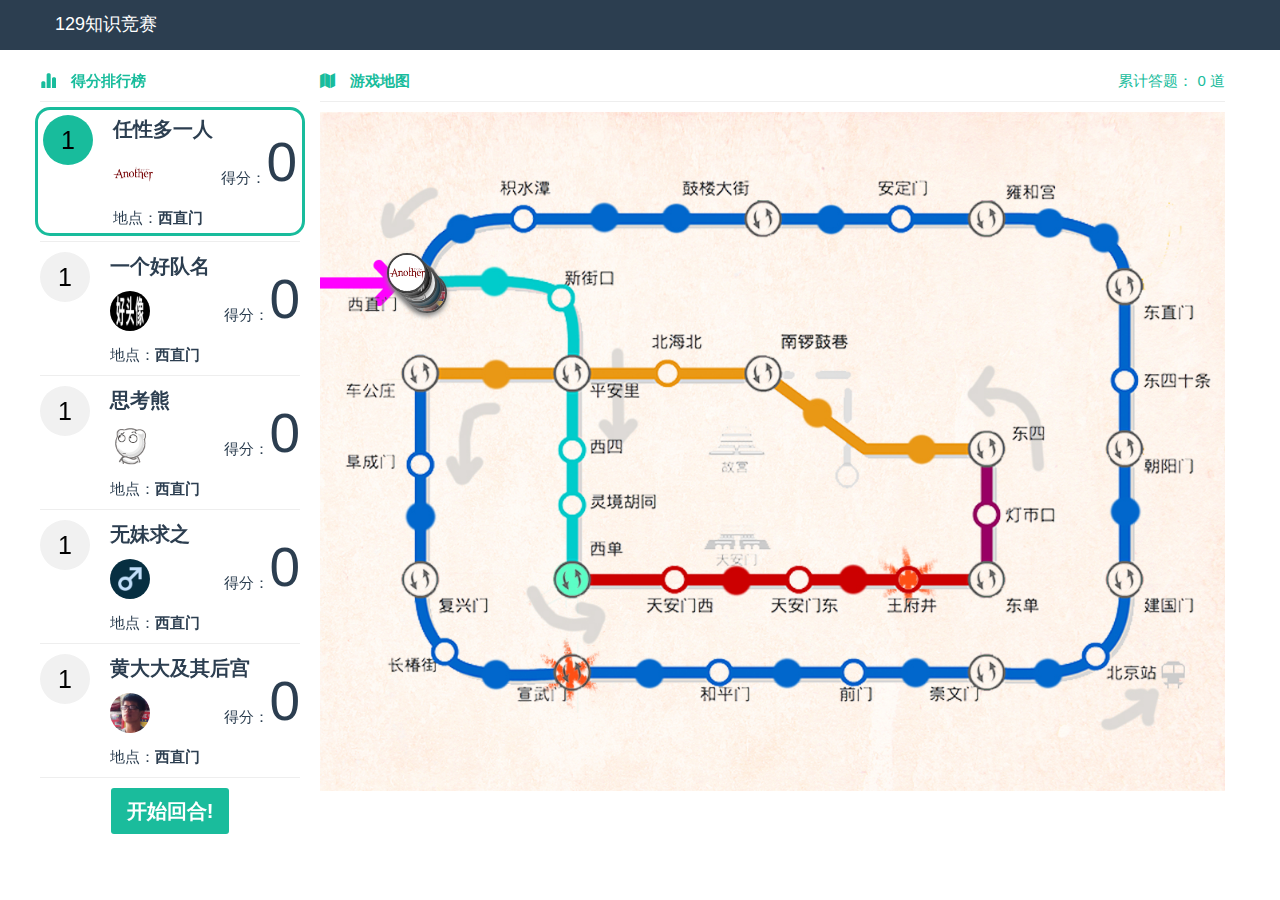
<file: index.html>
<!DOCTYPE html>
<html lang="en">

<head>
    <meta http-equiv="content-type" content="text/html; charset=UTF-8">
    <meta charset="utf-8">
    <title>129知识竞赛</title>
    <meta name="generator" content="Bootply"/>
    <meta name="viewport" content="width=device-width, initial-scale=1, maximum-scale=1">
    <!--[if lt IE 9]>
    <script src="//html5shim.googlecode.com/svn/trunk/html5.js"></script>
    <![endif]-->
    <!-- stylesheets -->
    <link href="assets/animate/css/animate.css" rel="stylesheet">
    <link href="assets/bootstrap/css/bootstrap.min.css" rel="stylesheet">
    <link href="assets/font-awesome/css/font-awesome.min.css" rel="stylesheet">
    <link href="assets/styles.css" rel="stylesheet">
    <link href="assets/eden.css" rel="stylesheet">
    <!-- script references -->
    <script src="assets/jquery/jquery.min.js"></script>
    <script src="assets/jquery/jquery.history.js"></script>
    <script src="assets/bootstrap/js/bootstrap.min.js"></script>
    <script src="assets/random.js"></script>
    <script src="assets/scripts.js"></script>
</head>

<body>
<!-- header -->
<div id="top-nav" class="navbar navbar-default navbar-static-top affix">
    <div class="container-fluid">
        <div class="nav navbar-nav navbar-left">
            <a class="fake-link-scroll navbar-brand">129知识竞赛</a>
        </div>
    </div>
</div>
<!-- /Header -->

<!-- Main -->
<div class="container-fluid main">
    <div class="collapse" id="role-dice-panel">
        <a class="fake-link">
            <strong><i class="glyphicon glyphicon-stats"></i>　掷骰子前进!</strong>
        </a>
        <hr>
        <div class="form-group" style="text-align: center;">
            <label class="control-label">单击以改变骰面</label>

            <div>
                <img src="assets/image/dice/dice-1.png" class="dice-image" id="dice-1">
                <img src="assets/image/dice/dice-1.png" class="dice-image" id="dice-2">
                <script>
                    function extractNumber(src) {
                        return parseInt(src.substr(src.indexOf("-") + 1).substr(0, 1), 10);
                    }

                    var clickDice = function () {
                        var number = extractNumber($(this).attr("src"));
                        number = number % 6 + 1;
                        $(this).attr("src", "assets/image/dice/dice-" + number.toString() + ".png");
                    };
                    $(".dice-image").click(clickDice);
                </script>
            </div>
        </div>
        <div style="text-align: center">
            <button id="dice-item-button" style="margin-right: 30px" class="btn btn-info">
                <span class="glyphicon glyphicon-briefcase"></span>

                <div>使用道具</div>
            </button>
            <button id="dice-random-button" style="margin-right: 30px" class="btn btn-warning">
                <span class="glyphicon glyphicon-refresh"></span>

                <div>随机掷骰</div>
            </button>
            <button class="btn btn-primary" data-toggle="collapse"
                    data-target="#role-dice-panel" id="dice-roll-confirm-button">
                <span class="glyphicon glyphicon-ok"></span>

                <div>确定</div>
            </button>
            <script>
                $("#dice-random-button").click(function () {
                    $(".btn").attr("disabled", "disabled");
                    $(".dice-image").off("click").animate({
                        opacity: 0.85
                    }, 50);

                    var roll = function (remain) {
                        $(".dice-image").animate({
                            opacity: 1.0
                        }, 50);
                        if (remain == 0) {
                            setTimeout(function () {
                                animate($(".dice-image"), "flash");
                            }, 300);
                            setTimeout(function () {
                                $(".btn").removeAttr("disabled");
                                $(".dice-image").click(clickDice);
                                $("#dice-roll-confirm-button").click();
                            }, 1500);
                            return;
                        }
                        var dice1 = random(1, 6);
                        var dice2 = random(1, 6);
                        $("#dice-1").attr("src", "assets/image/dice/dice-" + dice1.toString() + ".png");
                        $("#dice-2").attr("src", "assets/image/dice/dice-" + dice2.toString() + ".png");
                        setTimeout(function () {
                            $(".dice-image").animate({
                                opacity: 0.85
                            }, 50);
                            roll(remain - 1);
                        }, remain <= 5 ? 500
                                : remain <= 10 ? 200
                                : 100);
                    };

                    roll(30);
                });

                $("#dice-roll-confirm-button").click(function () {
                    var dice1 = extractNumber($("#dice-1").attr("src"));
                    var dice2 = extractNumber($("#dice-2").attr("src"));
                    var party = game.players[game.state.current_player].party;
                    if (party != 0) {
                        dice1 = 0;
                        dice2 = party;
                    }
                    setTimeout(function () {
                        makeMove(game.state.current_player, dice1 + dice2);
                    }, 400);
                });
            </script>
        </div>
    </div>
    <div class="row">
        <div id="left-column">
            <!-- Left column -->
            <a class="fake-link">
                <strong><i class="glyphicon glyphicon-stats"></i>　得分排行榜</strong>
            </a>
            <ul class="nav nav-stacked">
                <hr>
                <ul class="nav nav-stacked nav-pills" id="score-ranklist">
                </ul>
            </ul>
            <div style="text-align: center" data-toggle="collapse" data-target="#role-dice-panel">
                <button class="btn btn-primary" style="font-size: 20px" id="start-round-button">开始回合!</button>
                <script>
                    $("#start-round-button").click(function () {
                        $(this).attr("disabled", "disabled");
                        var party = game.players[game.state.current_player].party;
                        if (party != 0) {
                            $("#dice-roll-button").attr("disabled", "disabled");
                        } else {
                            $("#dice-roll-button").removeAttr("disabled");
                        }
                        startTurn(game.state.current_player);
                    });
                </script>
            </div>
        </div>

        <div class="container-fluid" id="main-page">
            <a class="fake-link">
                <strong><i class="fa fa-map"></i>　游戏地图</strong>
                <a onclick="javascript:enterFastAnswerMode()">
                    <div class="pull-right" id="total-questions">累计答题：
                        <div style="display: inline;">0</div>
                        道
                    </div>
                </a>
            </a>
            <hr>
            <img src="assets/image/map.jpg" id="map">
        </div>
    </div>
</div>
<!-- /Main -->

<!-- Modal -->

<!-- /Modal -->

</body>

</html>
</file>
<file: assets/styles.css>
hr {
    -webkit-margin-before: 10px;
    -webkit-margin-after: 10px;
}

body {
    min-width: 480px;
}

.navbar-static-top {
    margin-bottom: 20px;
}

i {
    font-size: 16px;
}

.nav > li > a {
    color: #2c3e50;
}

footer {
    margin-top: 20px;
    padding-top: 20px;
    padding-bottom: 20px;
    background-color: #efefef;
}

/* count indicator near icons */
.nav > li .count {
    position: absolute;
    bottom: 12px;
    right: 6px;
    font-size: 9px;
    background: rgba(51, 200, 51, 0.55);
    color: rgba(255, 255, 255, 0.9);
    line-height: 1em;
    padding: 2px 4px;
    -webkit-border-radius: 10px;
    -moz-border-radius: 10px;
    -ms-border-radius: 10px;
    -o-border-radius: 10px;
    border-radius: 10px;
}

.navbar {
    width: 100%;
    z-index: 1000;
}

#left-column {
}

#main-page {
    overflow: hidden;
}

.container-fluid {
    max-width: 1200px;
}

/* align badges with left-column items */
a > span.badge-info {
    vertical-align: top;
}

/* align glyphicons with text */
.glyphicon {
    vertical-align: text-top;
}

/* add spaces between control-groups, ignore first and last (buttons) */
.form > .control-group:nth-of-type(n+2):nth-last-of-type(n+2) {
    padding-top: 10px;
}

/*
    put modal windows in center
    for readability concerns, only apply to large screens
*/
@media screen and (min-width: 768px) {
    .main {
        padding-top: 70px;
    }
}

@media screen and (max-width: 767px) {
    .main {
        padding-top: 80px;
    }
}

/* add hand-shaped cursors for links without href */
.fake-link {
    text-decoration: none !important;
    cursor: pointer;
}

.fake-link-scroll {
    text-decoration: none !important;
    cursor: pointer;
}

#left-column {
    position: fixed;
    width: 260px !important;
    float: left;
}

/* rank list view */
.left-column-item {
    cursor: pointer;
}

.left-column-item.active {
    border: 3px solid #18bc9c;
    border-radius: 15px;
    margin: -5px;
    padding: 5px;
}

.ranklist.rank {
    width: 50px;
    height: 50px;
    border-radius: 50%;
    font-size: 25px;
    color: #000;
    line-height: 50px;
    text-align: center;
    background-color: #f1f1f1;
    float: left;
}

.left-column-item.active .ranklist.rank {
    background-color: #18bc9c;
}

.ranklist.information {
    display: block;
    padding-left: 70px;
}

.ranklist.name {
    font-weight: bold;
    font-size: 20px;
}

.ranklist.score-text {
    float: right;
    margin-top: 30px;
    line-height: 50%;
}

.ranklist.score {
    float: right;
    margin-top: -15px;
    font-size: 55px;
}

.ranklist.place {
    margin-top: 20px;
    display: inline-block;
    line-height: 50%;
}

img.player-avatar {
    width: 40px;
    height: 40px;
    border-radius: 50%;
    object-fit: cover;
}

img.ranklist.player-avatar {
    margin-top: 10px;
}

/* player map widget */
.item-container {
    float: left;
    position: fixed;
}

.mapwidget {
    z-index: 1;
    position: relative;
    -webkit-box-shadow: 0 3px 5px #888;
    -moz-box-shadow: 0 3px 5px #888;
    box-shadow: 0 3px 5px #888;
    border: 2px solid #444;
}

/* map view */
#main-page {
    margin-left: 250px;
    padding-left: 30px;
}

#map {
    position: fixed;
    z-index: -1;
    object-fit: contain;
}

/* role dice panel */
img.dice-image {
    width: 120px;
    height: 120px;
    margin: 10px 30px;
}

/* question modal */
.modal {
    margin-top: 20px;
}

.modal-dialog-lg {
    margin-left: 15%;
    width: 70%;
}

.modal-header .question-points {
    font-size: 40px;
    display: inline;
}

.modal-body {
    max-height: calc(100vh - 210px);
    overflow-y: auto;
}

br {
    text-indent: 2em each-line;
}

.modal .question-text {
    text-indent: 2em;
    text-align: left;
    font-size: 25px;
    width: calc(80% / 0.9);
    padding-left: 10%;
}

.modal .question-choices {
    text-align: center;
}

.modal .question-choice {
    font-size: 25px;
    margin: 10px;
}

.modal-footer .btn {
    font-size: 18px;
}

/* item card */
.item-card {
    border: 3px solid #222;
    border-radius: 10px;
    width: 400px;
    height: 600px;
    margin-left: 100px;
}

.item-card-title {
    text-align: center;
    font-size: 30px;
    margin-top: 10px;
    margin-bottom: 10px;
}

.item-card-image {
    width: 350px;
    height: 300px;
    object-fit: cover;
    margin-left: 25px;
    border-radius: 10px;
}

.item-card-description {
    text-indent: 2em;
    font-size: 20px;
    margin: 0 25px;
}

.item-card-quote {
    font-family: "STLiti";
    text-align: center;
    font-size: 20px;
    margin: 20px 25px;
}
</file>
